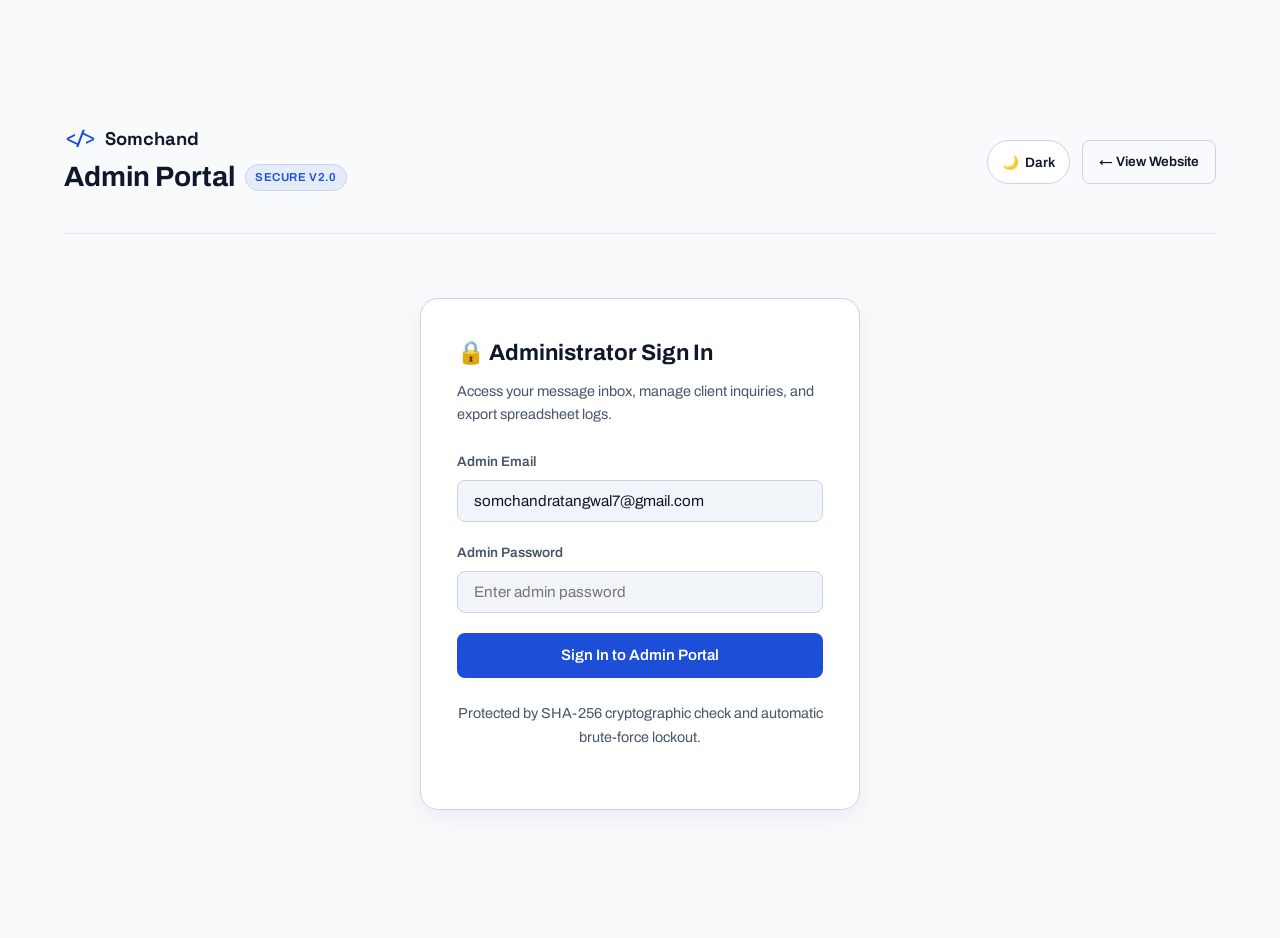
<file: admin.html>
<!DOCTYPE html>
<html lang="en" data-theme="dark">
<head>
  <meta charset="UTF-8">
  <meta name="viewport" content="width=device-width, initial-scale=1.0">
  <title>Admin Portal • Somchand Ratangwal</title>
  <meta name="robots" content="noindex, nofollow">
  <meta name="theme-color" content="#090d16">

  <!-- Google Fonts -->
  <link rel="preconnect" href="https://fonts.googleapis.com">
  <link rel="preconnect" href="https://fonts.gstatic.com" crossorigin>
  <link href="https://fonts.googleapis.com/css2?family=Archivo:wght@400;500;600;700&family=JetBrains+Mono:wght@400;500;600&family=Space+Grotesk:wght@500;600;700&display=swap" rel="stylesheet">

  <link rel="stylesheet" href="./style.css">

  <script>
    (function () {
      'use strict';
      try {
        var saved = localStorage.getItem('portfolio-theme');
        if (saved === 'light' || saved === 'dark') {
          document.documentElement.setAttribute('data-theme', saved);
        } else if (window.matchMedia && window.matchMedia('(prefers-color-scheme: light)').matches) {
          document.documentElement.setAttribute('data-theme', 'light');
        }
      } catch (e) {}
    })();
  </script>

  <style>
    .admin-container {
      max-width: 1200px;
      margin: 0 auto;
      padding: 2rem 1.5rem 4rem;
    }
    .admin-header {
      display: flex;
      justify-content: space-between;
      align-items: center;
      padding: 1.25rem 0 2rem;
      border-bottom: 1px solid var(--border-subtle);
      margin-bottom: 2rem;
      flex-wrap: wrap;
      gap: 1rem;
    }
    .admin-title-group h1 {
      font-size: 1.75rem;
      font-weight: 700;
      display: flex;
      align-items: center;
      gap: 0.6rem;
      margin: 0;
    }
    .admin-badge {
      font-size: 0.72rem;
      font-weight: 600;
      padding: 0.2rem 0.6rem;
      background: var(--accent-tint);
      color: var(--accent-primary);
      border-radius: 999px;
      border: 1px solid var(--border-strong);
      letter-spacing: 0.05em;
      text-transform: uppercase;
    }
    .admin-actions {
      display: flex;
      align-items: center;
      gap: 0.75rem;
    }

    /* Auth Box */
    .auth-card-wrap {
      max-width: 440px;
      margin: 4rem auto;
    }
    .auth-card {
      background: var(--bg-surface);
      border: 1px solid var(--border-strong);
      border-radius: var(--radius-lg);
      padding: 2.25rem;
      box-shadow: var(--shadow-card);
    }
    .auth-card h2 {
      font-size: 1.4rem;
      margin: 0 0 0.5rem;
      color: var(--text-primary);
    }
    .auth-card p {
      color: var(--text-secondary);
      font-size: 0.9rem;
      margin-bottom: 1.5rem;
    }
    .auth-form .form-group {
      margin-bottom: 1.25rem;
    }
    .auth-form label {
      display: block;
      font-size: 0.85rem;
      font-weight: 600;
      margin-bottom: 0.4rem;
      color: var(--text-secondary);
    }
    .auth-form input {
      width: 100%;
      padding: 0.75rem 1rem;
      background: var(--bg-alt);
      border: 1px solid var(--border-strong);
      border-radius: var(--radius-sm);
      color: var(--text-primary);
      font-family: inherit;
      font-size: 0.95rem;
      transition: var(--transition);
    }
    .auth-form input:focus {
      outline: none;
      border-color: var(--accent-primary);
      box-shadow: 0 0 0 3px var(--accent-tint);
    }
    .btn-block {
      width: 100%;
      justify-content: center;
      padding: 0.85rem 1rem;
      font-weight: 600;
    }
    .auth-error {
      background: var(--danger-tint);
      color: var(--danger);
      border: 1px solid var(--danger);
      padding: 0.75rem 1rem;
      border-radius: var(--radius-sm);
      font-size: 0.85rem;
      margin-top: 1rem;
    }
    .auth-footer-note {
      text-align: center;
      font-size: 0.8rem;
      color: var(--text-muted);
      margin-top: 1.5rem;
    }

    /* Dashboard Layout */
    .dashboard-panel {
      display: none;
    }
    .dashboard-panel.active {
      display: block;
    }

    /* Metric Cards */
    .metrics-grid {
      display: grid;
      grid-template-columns: repeat(auto-fit, minmax(220px, 1fr));
      gap: 1.25rem;
      margin-bottom: 2rem;
    }
    .metric-card {
      background: var(--bg-surface);
      border: 1px solid var(--border-subtle);
      border-radius: var(--radius-md);
      padding: 1.25rem 1.5rem;
      position: relative;
      overflow: hidden;
      transition: var(--transition);
    }
    .metric-card:hover {
      border-color: var(--border-strong);
      transform: translateY(-2px);
    }
    .metric-label {
      font-size: 0.82rem;
      color: var(--text-muted);
      font-weight: 600;
      text-transform: uppercase;
      letter-spacing: 0.04em;
      margin-bottom: 0.5rem;
    }
    .metric-value {
      font-size: 2.2rem;
      font-weight: 700;
      color: var(--text-primary);
      font-family: var(--font-heading);
      line-height: 1;
    }
    .metric-sub {
      font-size: 0.78rem;
      color: var(--text-secondary);
      margin-top: 0.4rem;
    }

    /* Controls Bar */
    .controls-bar {
      display: flex;
      justify-content: space-between;
      align-items: center;
      background: var(--bg-surface);
      border: 1px solid var(--border-subtle);
      border-radius: var(--radius-md);
      padding: 1rem 1.25rem;
      margin-bottom: 1.5rem;
      flex-wrap: wrap;
      gap: 1rem;
    }
    .controls-left {
      display: flex;
      align-items: center;
      gap: 0.75rem;
      flex: 1;
      min-width: 280px;
    }
    .search-input {
      padding: 0.6rem 0.9rem;
      background: var(--bg-alt);
      border: 1px solid var(--border-strong);
      border-radius: var(--radius-sm);
      color: var(--text-primary);
      font-size: 0.88rem;
      flex: 1;
    }
    .filter-select {
      padding: 0.6rem 0.9rem;
      background: var(--bg-alt);
      border: 1px solid var(--border-strong);
      border-radius: var(--radius-sm);
      color: var(--text-primary);
      font-size: 0.88rem;
    }
    .controls-right {
      display: flex;
      align-items: center;
      gap: 0.6rem;
      flex-wrap: wrap;
    }

    /* Table */
    .table-responsive {
      background: var(--bg-surface);
      border: 1px solid var(--border-subtle);
      border-radius: var(--radius-md);
      overflow-x: auto;
      box-shadow: var(--shadow-card);
    }
    .messages-table {
      width: 100%;
      border-collapse: collapse;
      text-align: left;
      font-size: 0.9rem;
    }
    .messages-table th {
      background: var(--bg-alt);
      color: var(--text-secondary);
      font-weight: 600;
      padding: 0.9rem 1.25rem;
      border-bottom: 1px solid var(--border-subtle);
      font-size: 0.8rem;
      text-transform: uppercase;
      letter-spacing: 0.04em;
      white-space: nowrap;
    }
    .messages-table td {
      padding: 1rem 1.25rem;
      border-bottom: 1px solid var(--border-subtle);
      color: var(--text-primary);
      vertical-align: middle;
    }
    .messages-table tr:last-child td {
      border-bottom: none;
    }
    .messages-table tr:hover {
      background: var(--bg-alt);
    }
    .messages-table tr.unread-row {
      background: rgba(56, 189, 248, 0.04);
      font-weight: 500;
    }
    .status-badge {
      display: inline-flex;
      align-items: center;
      gap: 0.35rem;
      padding: 0.2rem 0.6rem;
      border-radius: 999px;
      font-size: 0.75rem;
      font-weight: 600;
    }
    .status-unread {
      background: rgba(248, 113, 113, 0.15);
      color: var(--danger);
      border: 1px solid rgba(248, 113, 113, 0.3);
    }
    .status-read {
      background: rgba(148, 163, 184, 0.15);
      color: var(--text-secondary);
      border: 1px solid var(--border-strong);
    }
    .status-replied {
      background: rgba(52, 211, 153, 0.15);
      color: var(--accent-secondary);
      border: 1px solid rgba(52, 211, 153, 0.3);
    }
    .msg-preview {
      max-width: 340px;
      white-space: nowrap;
      overflow: hidden;
      text-overflow: ellipsis;
      color: var(--text-secondary);
      cursor: pointer;
    }
    .msg-preview:hover {
      color: var(--accent-primary);
    }
    .table-actions {
      display: flex;
      gap: 0.4rem;
      white-space: nowrap;
    }
    .action-icon-btn {
      padding: 0.4rem 0.65rem;
      font-size: 0.8rem;
      border-radius: var(--radius-sm);
      border: 1px solid var(--border-strong);
      background: var(--bg-elevated);
      color: var(--text-primary);
      cursor: pointer;
      text-decoration: none;
      display: inline-flex;
      align-items: center;
      gap: 0.3rem;
      transition: var(--transition);
    }
    .action-icon-btn:hover {
      background: var(--accent-tint);
      border-color: var(--accent-primary);
      color: var(--accent-primary);
    }
    .empty-state {
      text-align: center;
      padding: 3.5rem 1.5rem;
      color: var(--text-secondary);
    }
    .empty-state svg {
      width: 48px;
      height: 48px;
      margin-bottom: 1rem;
      color: var(--text-muted);
    }

    /* Modal for View Message */
    .view-modal {
      position: fixed;
      inset: 0;
      background: rgba(4, 8, 16, 0.75);
      backdrop-filter: blur(4px);
      display: flex;
      align-items: center;
      justify-content: center;
      padding: 1.5rem;
      z-index: 9999;
    }
    .view-modal-content {
      background: var(--bg-surface);
      border: 1px solid var(--border-strong);
      border-radius: var(--radius-lg);
      max-width: 580px;
      width: 100%;
      padding: 2rem;
      box-shadow: var(--shadow-hover);
    }
    .view-modal-header {
      display: flex;
      justify-content: space-between;
      align-items: flex-start;
      margin-bottom: 1.25rem;
      padding-bottom: 1rem;
      border-bottom: 1px solid var(--border-subtle);
    }
    .view-modal-body {
      background: var(--bg-alt);
      border: 1px solid var(--border-subtle);
      border-radius: var(--radius-sm);
      padding: 1.25rem;
      margin: 1.25rem 0;
      color: var(--text-primary);
      line-height: 1.6;
      white-space: pre-wrap;
      font-size: 0.95rem;
    }
    .view-modal-meta {
      font-size: 0.85rem;
      color: var(--text-secondary);
      display: grid;
      grid-template-columns: auto 1fr;
      gap: 0.4rem 1rem;
    }

    /* Info Banner */
    .info-box {
      margin-top: 2rem;
      background: var(--bg-surface);
      border: 1px solid var(--border-strong);
      border-radius: var(--radius-md);
      padding: 1.25rem 1.5rem;
      display: flex;
      gap: 1rem;
      align-items: flex-start;
    }
    .info-box svg {
      flex-shrink: 0;
      color: var(--accent-primary);
      margin-top: 0.2rem;
    }
    .info-box h4 {
      margin: 0 0 0.3rem;
      color: var(--text-primary);
      font-size: 0.95rem;
    }
    .info-box p {
      margin: 0;
      color: var(--text-secondary);
      font-size: 0.85rem;
      line-height: 1.5;
    }
  </style>
</head>
<body>
  <div class="admin-container">
    <!-- Top Header -->
    <header class="admin-header">
      <div class="admin-title-group">
        <a href="./index.html" class="brand" style="text-decoration:none;">
          <span class="brand-code">&lt;/&gt;</span>
          <span class="brand-name">Somchand</span>
        </a>
        <h1>Admin Portal <span class="admin-badge">Secure v2.0</span></h1>
      </div>

      <div class="admin-actions">
        <button class="theme-toggle" id="theme-toggle" aria-label="Toggle theme">
          <span class="toggle-icon" id="theme-icon">☀️</span>
          <span class="toggle-text" id="theme-text">Light</span>
        </button>
        <a href="./index.html" class="btn btn-secondary" style="font-size:0.85rem; padding:0.55rem 1rem;">
          &larr; View Website
        </a>
        <button id="logout-btn" class="btn btn-secondary" style="display:none; font-size:0.85rem; padding:0.55rem 1rem; color:var(--danger); border-color:rgba(248,113,113,0.3);">
          Log Out
        </button>
      </div>
    </header>

    <!-- SECTION 1: AUTHENTICATION FORM (Shown when logged out) -->
    <section id="auth-section" class="auth-card-wrap">
      <div class="auth-card">
        <h2>🔒 Administrator Sign In</h2>
        <p>Access your message inbox, manage client inquiries, and export spreadsheet logs.</p>

        <form id="admin-login-form" class="auth-form" novalidate>
          <div class="form-group">
            <label for="admin-email">Admin Email</label>
            <input
              type="email"
              id="admin-email"
              placeholder="somchandratangwal7@gmail.com"
              value="somchandratangwal7@gmail.com"
              required
              autocomplete="username"
            >
          </div>

          <div class="form-group">
            <label for="admin-password">Admin Password</label>
            <input
              type="password"
              id="admin-password"
              placeholder="Enter admin password"
              required
              autocomplete="current-password"
            >
          </div>

          <button type="submit" id="login-submit-btn" class="btn btn-primary btn-block">
            Sign In to Admin Portal
          </button>

          <div id="auth-error-box" class="auth-error" style="display:none;" role="alert"></div>
        </form>

        <p class="auth-footer-note">
          Protected by SHA-256 cryptographic check and automatic brute-force lockout.
        </p>
      </div>
    </section>

    <!-- SECTION 2: ADMIN DASHBOARD (Shown when authenticated) -->
    <main id="dashboard-section" class="dashboard-panel">
      <!-- Metrics Overview -->
      <div class="metrics-grid">
        <div class="metric-card">
          <div class="metric-label">Total Inquiries</div>
          <div class="metric-value" id="stat-total">0</div>
          <div class="metric-sub">Recorded across all sessions</div>
        </div>
        <div class="metric-card">
          <div class="metric-label">Unread Messages</div>
          <div class="metric-value" id="stat-unread" style="color:var(--danger);">0</div>
          <div class="metric-sub">Pending review</div>
        </div>
        <div class="metric-card">
          <div class="metric-label">Today's Inquiries</div>
          <div class="metric-value" id="stat-today" style="color:var(--accent-primary);">0</div>
          <div class="metric-sub">Received in the last 24h</div>
        </div>
        <div class="metric-card">
          <div class="metric-label">Unique Senders</div>
          <div class="metric-value" id="stat-senders" style="color:var(--accent-secondary);">0</div>
          <div class="metric-sub">Distinct client email addresses</div>
        </div>
      </div>

      <!-- Controls & Search Toolbar -->
      <div class="controls-bar">
        <div class="controls-left">
          <input
            type="search"
            id="search-input"
            class="search-input"
            placeholder="🔍 Search by name, email, or message keyword..."
          >
          <select id="filter-status" class="filter-select">
            <option value="all">All Inquiries</option>
            <option value="unread">Unread Only</option>
            <option value="read">Read Only</option>
            <option value="replied">Replied Only</option>
          </select>
        </div>

        <div class="controls-right">
          <button id="export-excel-btn" class="btn btn-primary" style="font-size:0.85rem; padding:0.6rem 1rem;">
            📥 Download Excel (.csv)
          </button>
          <button id="add-test-btn" class="btn btn-secondary" style="font-size:0.85rem; padding:0.6rem 0.9rem;" title="Simulate a sample contact message">
            ➕ Add Test Inquiry
          </button>
          <button id="clear-all-btn" class="btn btn-secondary" style="font-size:0.85rem; padding:0.6rem 0.9rem; color:var(--text-muted);" title="Clear recorded messages">
            🗑️ Clear
          </button>
        </div>
      </div>

      <!-- Messages Table -->
      <div class="table-responsive">
        <table class="messages-table" id="messages-table">
          <thead>
            <tr>
              <th>Date / Time</th>
              <th>Sender</th>
              <th>Email Address</th>
              <th>Message Preview</th>
              <th>Status</th>
              <th style="text-align:right;">Actions</th>
            </tr>
          </thead>
          <tbody id="messages-tbody">
            <!-- Dynamically populated -->
          </tbody>
        </table>

        <div id="empty-state" class="empty-state" style="display:none;">
          <svg viewBox="0 0 24 24" fill="none" stroke="currentColor" stroke-width="2">
            <path stroke-linecap="round" stroke-linejoin="round" d="M20 13V6a2 2 0 00-2-2H6a2 2 0 00-2 2v7m16 0v5a2 2 0 01-2 2H6a2 2 0 01-2-2v-5m16 0h-2.586a1 1 0 00-.707.293l-2.414 2.414a1 1 0 01-.707.293h-3.172a1 1 0 01-.707-.293l-2.414-2.414A1 1 0 006.586 13H4"/>
          </svg>
          <p>No contact inquiries found matching your filter.</p>
        </div>
      </div>

      <!-- Live Messaging & Gmail Delivery Info Box -->
      <div class="info-box">
        <svg width="24" height="24" viewBox="0 0 24 24" fill="none" stroke="currentColor" stroke-width="2">
          <circle cx="12" cy="12" r="10"></circle>
          <line x1="12" y1="16" x2="12" y2="12"></line>
          <line x1="12" y1="8" x2="12.01" y2="8"></line>
        </svg>
        <div>
          <h4>How Inquiries Are Delivered Directly to You</h4>
          <p>
            When a visitor fills out the contact form on your portfolio (whether on GitHub Pages, Vercel, or local), their message is automatically delivered straight to your Gmail (<strong>somchandratangwal7@gmail.com</strong>) via automated email notification, AND saved right here in your Admin Portal. You can download the full spreadsheet (.csv / .xlsx compatible) at any time.
          </p>
        </div>
      </div>
    </main>
  </div>

  <!-- View Message Lightbox Modal -->
  <div id="view-modal" class="view-modal" style="display:none;">
    <div class="view-modal-content">
      <div class="view-modal-header">
        <div>
          <h3 style="margin:0 0 0.3rem;" id="modal-sender-name">Message Details</h3>
          <span id="modal-status-badge" class="status-badge status-unread">Unread</span>
        </div>
        <button id="close-modal-btn" class="btn btn-secondary" style="padding:0.3rem 0.6rem; font-size:1.1rem; line-height:1;">&times;</button>
      </div>

      <div class="view-modal-meta">
        <strong>Sender:</strong> <span id="modal-sender-fullname"></span>
        <strong>Email:</strong> <span id="modal-sender-email"></span>
        <strong>Timestamp:</strong> <span id="modal-timestamp"></span>
      </div>

      <div class="view-modal-body" id="modal-message-body"></div>

      <div style="display:flex; justify-content:space-between; align-items:center; flex-wrap:wrap; gap:0.75rem;">
        <button id="modal-toggle-status-btn" class="btn btn-secondary" style="font-size:0.85rem;">
          Toggle Read Status
        </button>
        <a id="modal-reply-btn" href="#" class="btn btn-primary" style="font-size:0.85rem;">
          ✉️ Reply via Gmail
        </a>
      </div>
    </div>
  </div>

  <script>
    (function () {
      'use strict';

      /* ------------------------------------------------------------------------
         Admin Credentials Configuration (SHA-256 Hashed Check)
         ------------------------------------------------------------------------ */
      const ADMIN_EMAIL = 'somchandratangwal7@gmail.com';
      // SHA-256 hash of "26112009@som7"
      const ADMIN_PASSWORD_HASH = '9764f6ffebc882218b0b96f227db2327c739687026010c6769affecf2823c8ba';

      const STORAGE_KEY = 'portfolio_contact_messages';
      const AUTH_SESSION_KEY = 'portfolio_admin_auth_active';
      const LOCKOUT_KEY = 'portfolio_admin_lockout';

      let currentMessages = [];
      let activeModalMessageId = null;

      /* ------------------------------------------------------------------------
         Crypto Helper: Compute SHA-256 in browser Web Crypto API
         ------------------------------------------------------------------------ */
      async function sha256(str) {
        const encoder = new TextEncoder();
        const data = encoder.encode(str);
        const hashBuffer = await crypto.subtle.digest('SHA-256', data);
        const hashArray = Array.from(new Uint8Array(hashBuffer));
        return hashArray.map(b => b.toString(16).padStart(2, '0')).join('');
      }

      /* ------------------------------------------------------------------------
         Brute-force Lockout Guard (5 failures -> 15 min lock)
         ------------------------------------------------------------------------ */
      function getLockoutState() {
        try {
          const raw = localStorage.getItem(LOCKOUT_KEY);
          if (!raw) return { failures: 0, lockedUntil: 0 };
          return JSON.parse(raw);
        } catch (e) {
          return { failures: 0, lockedUntil: 0 };
        }
      }

      function recordFailedAttempt() {
        const state = getLockoutState();
        state.failures = (state.failures || 0) + 1;
        if (state.failures >= 5) {
          state.lockedUntil = Date.now() + 15 * 60 * 1000; // 15 mins
        }
        localStorage.setItem(LOCKOUT_KEY, JSON.stringify(state));
        return state;
      }

      function clearLockout() {
        localStorage.removeItem(LOCKOUT_KEY);
      }

      /* ------------------------------------------------------------------------
         UI Auth View Switcher
         ------------------------------------------------------------------------ */
      const authSection = document.getElementById('auth-section');
      const dashboardSection = document.getElementById('dashboard-section');
      const logoutBtn = document.getElementById('logout-btn');
      const loginForm = document.getElementById('admin-login-form');
      const emailInput = document.getElementById('admin-email');
      const passwordInput = document.getElementById('admin-password');
      const authErrorBox = document.getElementById('auth-error-box');

      function setAuthenticatedView(isAuth) {
        if (isAuth) {
          authSection.style.display = 'none';
          dashboardSection.classList.add('active');
          logoutBtn.style.display = 'inline-flex';
          loadMessages();
          renderDashboard();
        } else {
          authSection.style.display = 'block';
          dashboardSection.classList.remove('active');
          logoutBtn.style.display = 'none';
        }
      }

      function checkSession() {
        const sessionActive = sessionStorage.getItem(AUTH_SESSION_KEY) === 'true';
        setAuthenticatedView(sessionActive);
      }

      loginForm.addEventListener('submit', async function (e) {
        e.preventDefault();
        authErrorBox.style.display = 'none';

        const lockout = getLockoutState();
        if (lockout.lockedUntil && Date.now() < lockout.lockedUntil) {
          const remainingMins = Math.ceil((lockout.lockedUntil - Date.now()) / 60000);
          authErrorBox.textContent = `Too many failed login attempts. Portal locked for security. Please try again in ${remainingMins} minute(s).`;
          authErrorBox.style.display = 'block';
          return;
        }

        const enteredEmail = emailInput.value.trim().toLowerCase();
        const enteredPassword = passwordInput.value;

        if (!enteredEmail || !enteredPassword) {
          authErrorBox.textContent = 'Please enter both your admin email and password.';
          authErrorBox.style.display = 'block';
          return;
        }

        const enteredHash = await sha256(enteredPassword);

        // Constant-time or direct hash verification
        if (enteredEmail === ADMIN_EMAIL && enteredHash === ADMIN_PASSWORD_HASH) {
          clearLockout();
          sessionStorage.setItem(AUTH_SESSION_KEY, 'true');
          setAuthenticatedView(true);
          loginForm.reset();
        } else {
          const updatedLock = recordFailedAttempt();
          const attemptsLeft = Math.max(0, 5 - updatedLock.failures);
          if (attemptsLeft === 0) {
            authErrorBox.textContent = 'Account locked for 15 minutes due to 5 consecutive failed attempts.';
          } else {
            authErrorBox.textContent = `Invalid email or password. (${attemptsLeft} attempt(s) remaining before security lockout)`;
          }
          authErrorBox.style.display = 'block';
        }
      });

      logoutBtn.addEventListener('click', function () {
        sessionStorage.removeItem(AUTH_SESSION_KEY);
        setAuthenticatedView(false);
      });

      /* ------------------------------------------------------------------------
         Storage & Messages Management
         ------------------------------------------------------------------------ */
      function loadMessages() {
        try {
          const raw = localStorage.getItem(STORAGE_KEY);
          if (raw) {
            currentMessages = JSON.parse(raw);
          } else {
            // Seed a welcome sample message if brand new
            currentMessages = [
              {
                id: 'msg_sample_1',
                timestamp: new Date(Date.now() - 3600000 * 2).toISOString(),
                name: 'Suhas Kulkarni',
                email: 'suhas.k@techinnovate.io',
                message: 'Hi Somchand, loved your portfolio and your work on AI automation pipelines and OWASP security audits. Would love to discuss a 3-month security audit retainer for our startup in Mumbai.',
                status: 'unread'
              }
            ];
            saveMessages();
          }
        } catch (e) {
          currentMessages = [];
        }
      }

      function saveMessages() {
        try {
          localStorage.setItem(STORAGE_KEY, JSON.stringify(currentMessages));
        } catch (e) {}
      }

      function escapeHtml(str) {
        if (!str) return '';
        return String(str)
          .replace(/&/g, '&amp;')
          .replace(/</g, '&lt;')
          .replace(/>/g, '&gt;')
          .replace(/"/g, '&quot;')
          .replace(/'/g, '&#039;');
      }

      function formatDate(isoStr) {
        try {
          const d = new Date(isoStr);
          return d.toLocaleDateString('en-IN', {
            day: 'numeric',
            month: 'short',
            year: 'numeric',
            hour: '2-digit',
            minute: '2-digit'
          });
        } catch (e) {
          return isoStr;
        }
      }

      /* ------------------------------------------------------------------------
         Dashboard Render
         ------------------------------------------------------------------------ */
      const statTotal = document.getElementById('stat-total');
      const statUnread = document.getElementById('stat-unread');
      const statToday = document.getElementById('stat-today');
      const statSenders = document.getElementById('stat-senders');
      const messagesTbody = document.getElementById('messages-tbody');
      const emptyState = document.getElementById('empty-state');
      const searchInput = document.getElementById('search-input');
      const filterStatus = document.getElementById('filter-status');

      function renderDashboard() {
        // Compute stats
        const total = currentMessages.length;
        const unread = currentMessages.filter(m => m.status === 'unread').length;
        const oneDayAgo = Date.now() - 24 * 60 * 60 * 1000;
        const today = currentMessages.filter(m => new Date(m.timestamp).getTime() > oneDayAgo).length;
        const uniqueSenders = new Set(currentMessages.map(m => (m.email || '').toLowerCase())).size;

        statTotal.textContent = total;
        statUnread.textContent = unread;
        statToday.textContent = today;
        statSenders.textContent = uniqueSenders;

        // Filter messages
        const query = searchInput.value.trim().toLowerCase();
        const statusFilter = filterStatus.value;

        const filtered = currentMessages.filter(m => {
          if (statusFilter !== 'all' && m.status !== statusFilter) return false;
          if (query) {
            const haystack = `${m.name} ${m.email} ${m.message}`.toLowerCase();
            return haystack.includes(query);
          }
          return true;
        });

        messagesTbody.innerHTML = '';
        if (filtered.length === 0) {
          emptyState.style.display = 'block';
          return;
        }
        emptyState.style.display = 'none';

        filtered.forEach(msg => {
          const tr = document.createElement('tr');
          if (msg.status === 'unread') tr.classList.add('unread-row');

          const statusClass = msg.status === 'unread' ? 'status-unread' : (msg.status === 'replied' ? 'status-replied' : 'status-read');
          const statusLabel = msg.status ? (msg.status.charAt(0).toUpperCase() + msg.status.slice(1)) : 'Read';

          tr.innerHTML = `
            <td style="white-space:nowrap; font-size:0.84rem; color:var(--text-secondary);">
              ${escapeHtml(formatDate(msg.timestamp))}
            </td>
            <td>
              <strong style="color:var(--text-primary);">${escapeHtml(msg.name)}</strong>
            </td>
            <td>
              <a href="mailto:${encodeURIComponent(msg.email)}" style="color:var(--accent-primary); text-decoration:none;">
                ${escapeHtml(msg.email)}
              </a>
            </td>
            <td>
              <div class="msg-preview" data-id="${msg.id}" title="Click to view full message">
                ${escapeHtml(msg.message)}
              </div>
            </td>
            <td>
              <span class="status-badge ${statusClass}">
                ${statusLabel}
              </span>
            </td>
            <td style="text-align:right;">
              <div class="table-actions" style="justify-content:flex-end;">
                <button class="action-icon-btn view-btn" data-id="${msg.id}" title="View Message">
                  👁️ View
                </button>
                <a href="mailto:${encodeURIComponent(msg.email)}?subject=${encodeURIComponent('Re: Portfolio Inquiry')}&body=${encodeURIComponent('\n\n---\nOn ' + formatDate(msg.timestamp) + ', ' + msg.name + ' wrote:\n' + msg.message)}" class="action-icon-btn reply-btn" data-id="${msg.id}" title="Reply via Email" target="_blank" rel="noopener noreferrer">
                  ✉️ Reply
                </a>
                <button class="action-icon-btn delete-btn" data-id="${msg.id}" title="Delete Message" style="color:var(--danger);">
                  🗑️
                </button>
              </div>
            </td>
          `;

          // Event Listeners for row actions
          tr.querySelector('.msg-preview').addEventListener('click', () => openMessageModal(msg.id));
          tr.querySelector('.view-btn').addEventListener('click', () => openMessageModal(msg.id));
          tr.querySelector('.reply-btn').addEventListener('click', () => {
            msg.status = 'replied';
            saveMessages();
            renderDashboard();
          });
          tr.querySelector('.delete-btn').addEventListener('click', () => {
            if (confirm(`Delete inquiry from ${msg.name}?`)) {
              currentMessages = currentMessages.filter(m => m.id !== msg.id);
              saveMessages();
              renderDashboard();
            }
          });

          messagesTbody.appendChild(tr);
        });
      }

      searchInput.addEventListener('input', renderDashboard);
      filterStatus.addEventListener('change', renderDashboard);

      /* ------------------------------------------------------------------------
         View Modal Logic
         ------------------------------------------------------------------------ */
      const viewModal = document.getElementById('view-modal');
      const closeModalBtn = document.getElementById('close-modal-btn');
      const modalSenderName = document.getElementById('modal-sender-name');
      const modalSenderFullname = document.getElementById('modal-sender-fullname');
      const modalSenderEmail = document.getElementById('modal-sender-email');
      const modalTimestamp = document.getElementById('modal-timestamp');
      const modalMessageBody = document.getElementById('modal-message-body');
      const modalStatusBadge = document.getElementById('modal-status-badge');
      const modalToggleStatusBtn = document.getElementById('modal-toggle-status-btn');
      const modalReplyBtn = document.getElementById('modal-reply-btn');

      function openMessageModal(id) {
        const msg = currentMessages.find(m => m.id === id);
        if (!msg) return;
        activeModalMessageId = id;

        // Auto mark as read on view
        if (msg.status === 'unread') {
          msg.status = 'read';
          saveMessages();
        }

        modalSenderName.textContent = msg.name;
        modalSenderFullname.textContent = msg.name;
        modalSenderEmail.textContent = msg.email;
        modalTimestamp.textContent = formatDate(msg.timestamp);
        modalMessageBody.textContent = msg.message;

        const statusClass = msg.status === 'unread' ? 'status-unread' : (msg.status === 'replied' ? 'status-replied' : 'status-read');
        modalStatusBadge.className = `status-badge ${statusClass}`;
        modalStatusBadge.textContent = msg.status.toUpperCase();

        modalReplyBtn.href = `mailto:${encodeURIComponent(msg.email)}?subject=${encodeURIComponent('Re: Portfolio Inquiry')}&body=${encodeURIComponent('\n\n---\nOn ' + formatDate(msg.timestamp) + ', ' + msg.name + ' wrote:\n' + msg.message)}`;

        viewModal.style.display = 'flex';
        renderDashboard();
      }

      closeModalBtn.addEventListener('click', () => {
        viewModal.style.display = 'none';
        activeModalMessageId = null;
      });

      viewModal.addEventListener('click', (e) => {
        if (e.target === viewModal) {
          viewModal.style.display = 'none';
          activeModalMessageId = null;
        }
      });

      modalToggleStatusBtn.addEventListener('click', () => {
        if (!activeModalMessageId) return;
        const msg = currentMessages.find(m => m.id === activeModalMessageId);
        if (!msg) return;
        msg.status = msg.status === 'read' ? 'unread' : 'read';
        saveMessages();
        openMessageModal(msg.id);
      });

      /* ------------------------------------------------------------------------
         Export to Excel / CSV (.csv with UTF-8 BOM)
         ------------------------------------------------------------------------ */
      const exportBtn = document.getElementById('export-excel-btn');
      exportBtn.addEventListener('click', function () {
        if (currentMessages.length === 0) {
          alert('No inquiries recorded to export.');
          return;
        }

        // CSV Header
        const headers = ['Timestamp', 'Full Name', 'Email Address', 'Status', 'Message'];
        const csvRows = [headers.join(',')];

        currentMessages.forEach(m => {
          const cleanName = `"${(m.name || '').replace(/"/g, '""')}"`;
          const cleanEmail = `"${(m.email || '').replace(/"/g, '""')}"`;
          const cleanStatus = `"${(m.status || '').replace(/"/g, '""')}"`;
          const cleanMsg = `"${(m.message || '').replace(/"/g, '""').replace(/\r?\n/g, ' ')}"`;
          const cleanDate = `"${formatDate(m.timestamp).replace(/"/g, '""')}"`;
          csvRows.push([cleanDate, cleanName, cleanEmail, cleanStatus, cleanMsg].join(','));
        });

        const csvContent = '\uFEFF' + csvRows.join('\r\n');
        const blob = new Blob([csvContent], { type: 'text/csv;charset=utf-8;' });
        const url = URL.createObjectURL(blob);
        const link = document.createElement('a');
        link.setAttribute('href', url);
        link.setAttribute('download', `contact_messages_${new Date().toISOString().slice(0, 10)}.csv`);
        document.body.appendChild(link);
        link.click();
        document.body.removeChild(link);
        URL.revokeObjectURL(url);
      });

      /* ------------------------------------------------------------------------
         Simulate Test Message (For Verification)
         ------------------------------------------------------------------------ */
      const addTestBtn = document.getElementById('add-test-btn');
      addTestBtn.addEventListener('click', function () {
        const testNames = ['Aarav Sharma', 'Priya Mehta', 'Rohan Verma', 'Ananya Patel'];
        const testCompanies = ['FinScale India', 'Apex AI Labs', 'SecureFlow', 'CyberNova'];
        const randomName = testNames[Math.floor(Math.random() * testNames.length)];
        const randomCompany = testCompanies[Math.floor(Math.random() * testCompanies.length)];

        const testMsg = {
          id: 'msg_' + Date.now(),
          timestamp: new Date().toISOString(),
          name: randomName,
          email: `${randomName.toLowerCase().replace(' ', '.')}@${randomCompany.toLowerCase().replace(' ', '')}.com`,
          message: `Inquiry regarding AI automation retainers and application security vulnerability assessment for ${randomCompany}. Please get in touch!`,
          status: 'unread'
        };

        currentMessages.unshift(testMsg);
        saveMessages();
        renderDashboard();
      });

      /* ------------------------------------------------------------------------
         Clear All Messages
         ------------------------------------------------------------------------ */
      const clearAllBtn = document.getElementById('clear-all-btn');
      clearAllBtn.addEventListener('click', function () {
        if (confirm('Are you sure you want to clear all message logs? This cannot be undone.')) {
          currentMessages = [];
          saveMessages();
          renderDashboard();
        }
      });

      /* ------------------------------------------------------------------------
         Theme Switcher
         ------------------------------------------------------------------------ */
      const themeToggle = document.getElementById('theme-toggle');
      const themeIcon = document.getElementById('theme-icon');
      const themeText = document.getElementById('theme-text');

      function updateThemeUI(theme) {
        if (theme === 'light') {
          themeIcon.textContent = '🌙';
          themeText.textContent = 'Dark';
        } else {
          themeIcon.textContent = '☀️';
          themeText.textContent = 'Light';
        }
      }

      const initialTheme = document.documentElement.getAttribute('data-theme') || 'dark';
      updateThemeUI(initialTheme);

      themeToggle.addEventListener('click', function () {
        const current = document.documentElement.getAttribute('data-theme');
        const next = current === 'light' ? 'dark' : 'light';
        document.documentElement.setAttribute('data-theme', next);
        localStorage.setItem('portfolio-theme', next);
        updateThemeUI(next);
      });

      // Init on page load
      checkSession();
    })();
  </script>
</body>
</html>
</file>
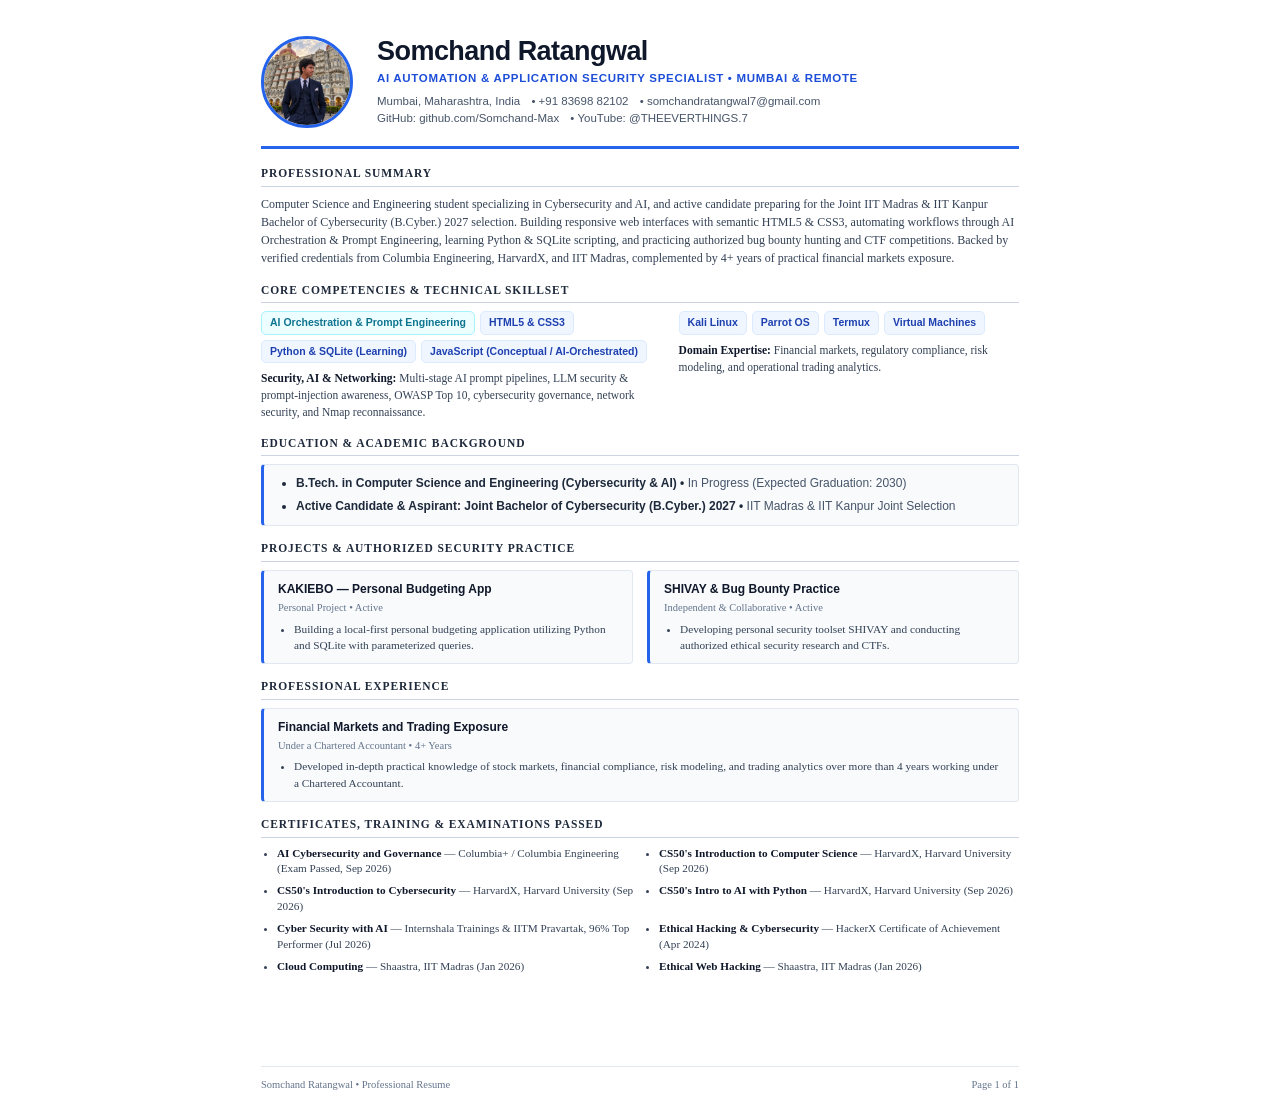
<file: resume.html>
<!DOCTYPE html>
<html lang="en">
<head>
  <meta charset="UTF-8">
  <meta name="viewport" content="width=device-width, initial-scale=1.0">
  <title>Somchand Ratangwal • Professional Resume</title>
  <link rel="stylesheet" href="./resume.css">
</head>
<body>
  <main class="resume-page">
    <div>
      <header class="resume-header">
        <img src="./assets/images/profile.png" alt="Somchand Ratangwal" class="header-avatar">
        <div class="header-info">
          <h1>Somchand Ratangwal</h1>
          <div class="header-role">AI Automation &amp; Application Security Specialist &bull; Mumbai &amp; Remote</div>
          <div class="header-contact">
            <span>Mumbai, Maharashtra, India</span> &bull;
            <span>+91 83698 82102</span> &bull;
            <span>somchandratangwal7@gmail.com</span><br>
            <span>GitHub: github.com/Somchand-Max</span> &bull;
            <span>YouTube: @THEEVERTHINGS.7</span>
          </div>
        </div>
      </header>

      <section class="resume-section">
        <h2 class="section-heading">Professional Summary</h2>
        <p class="summary-text">
          Computer Science and Engineering student specializing in Cybersecurity and AI, and active candidate
          preparing for the Joint IIT Madras &amp; IIT Kanpur Bachelor of Cybersecurity (B.Cyber.) 2027 selection.
          Building responsive web interfaces with semantic HTML5 &amp; CSS3, automating workflows through
          AI Orchestration &amp; Prompt Engineering, learning Python &amp; SQLite scripting, and practicing
          authorized bug bounty hunting and CTF competitions. Backed by verified credentials from Columbia Engineering,
          HarvardX, and IIT Madras, complemented by 4+ years of practical financial markets exposure.
        </p>
      </section>

      <section class="resume-section">
        <h2 class="section-heading">Core Competencies &amp; Technical Skillset</h2>
        <div class="skills-columns">
          <div>
            <div class="chip-row">
              <span class="chip highlight">AI Orchestration &amp; Prompt Engineering</span>
              <span class="chip">HTML5 &amp; CSS3</span>
              <span class="chip">Python &amp; SQLite (Learning)</span>
              <span class="chip">JavaScript (Conceptual / AI-Orchestrated)</span>
            </div>
            <p class="skill-note">
              <strong>Security, AI &amp; Networking:</strong> Multi-stage AI prompt pipelines, LLM security &amp;
              prompt-injection awareness, OWASP Top 10, cybersecurity governance, network security, and Nmap reconnaissance.
            </p>
          </div>
          <div>
            <div class="chip-row">
              <span class="chip">Kali Linux</span>
              <span class="chip">Parrot OS</span>
              <span class="chip">Termux</span>
              <span class="chip">Virtual Machines</span>
            </div>
            <p class="skill-note">
              <strong>Domain Expertise:</strong> Financial markets, regulatory compliance, risk modeling,
              and operational trading analytics.
            </p>
          </div>
        </div>
      </section>

      <section class="resume-section">
        <h2 class="section-heading">Education &amp; Academic Background</h2>
        <div class="boxed-card">
          <ul class="edu-list">
            <li>B.Tech. in Computer Science and Engineering (Cybersecurity &amp; AI) &bull; <span>In Progress (Expected Graduation: 2030)</span></li>
            <li>Active Candidate &amp; Aspirant: Joint Bachelor of Cybersecurity (B.Cyber.) 2027 &bull; <span>IIT Madras &amp; IIT Kanpur Joint Selection</span></li>
          </ul>
        </div>
      </section>

      <section class="resume-section">
        <h2 class="section-heading">Projects &amp; Authorized Security Practice</h2>
        <div class="two-col-cards">
          <div class="boxed-card">
            <div class="card-title">KAKIEBO &mdash; Personal Budgeting App</div>
            <div class="card-sub">Personal Project &bull; Active</div>
            <ul class="card-bullets">
              <li>Building a local-first personal budgeting application utilizing Python and SQLite with parameterized queries.</li>
            </ul>
          </div>
          <div class="boxed-card">
            <div class="card-title">SHIVAY &amp; Bug Bounty Practice</div>
            <div class="card-sub">Independent &amp; Collaborative &bull; Active</div>
            <ul class="card-bullets">
              <li>Developing personal security toolset SHIVAY and conducting authorized ethical security research and CTFs.</li>
            </ul>
          </div>
        </div>
      </section>

      <section class="resume-section">
        <h2 class="section-heading">Professional Experience</h2>
        <div class="boxed-card">
          <div class="card-title">Financial Markets and Trading Exposure</div>
          <div class="card-sub">Under a Chartered Accountant &bull; 4+ Years</div>
          <ul class="card-bullets">
            <li>Developed in-depth practical knowledge of stock markets, financial compliance, risk modeling, and trading analytics over more than 4 years working under a Chartered Accountant.</li>
          </ul>
        </div>
      </section>

      <section class="resume-section">
        <h2 class="section-heading">Certificates, Training &amp; Examinations Passed</h2>
        <ul class="certs-grid">
          <li><strong>AI Cybersecurity and Governance</strong> &mdash; Columbia+ / Columbia Engineering (Exam Passed, Sep 2026)</li>
          <li><strong>CS50&apos;s Introduction to Computer Science</strong> &mdash; HarvardX, Harvard University (Sep 2026)</li>
          <li><strong>CS50&apos;s Introduction to Cybersecurity</strong> &mdash; HarvardX, Harvard University (Sep 2026)</li>
          <li><strong>CS50&apos;s Intro to AI with Python</strong> &mdash; HarvardX, Harvard University (Sep 2026)</li>
          <li><strong>Cyber Security with AI</strong> &mdash; Internshala Trainings &amp; IITM Pravartak, 96% Top Performer (Jul 2026)</li>
          <li><strong>Ethical Hacking &amp; Cybersecurity</strong> &mdash; HackerX Certificate of Achievement (Apr 2024)</li>
          <li><strong>Cloud Computing</strong> &mdash; Shaastra, IIT Madras (Jan 2026)</li>
          <li><strong>Ethical Web Hacking</strong> &mdash; Shaastra, IIT Madras (Jan 2026)</li>
        </ul>
      </section>
    </div>

    <footer class="resume-footer">
      <span>Somchand Ratangwal &bull; Professional Resume</span>
      <span>Page 1 of 1</span>
    </footer>
  </main>
</body>
</html>
</file>
<file: style.css>
/* ==========================================================================
   Somchand Ratangwal — Personal Portfolio Stylesheet
   Supports Dark Mode & Light Mode via CSS Custom Properties
   ========================================================================== */

:root {
  --font-heading: 'Space Grotesk', system-ui, -apple-system, sans-serif;
  --font-body: 'Archivo', system-ui, -apple-system, sans-serif;
  --font-mono: 'JetBrains Mono', ui-monospace, SFMono-Regular, Menlo, monospace;

  --header-height: 72px;
  --radius-sm: 8px;
  --radius-md: 12px;
  --radius-lg: 18px;
  --radius-xl: 24px;
  --transition: 0.25s cubic-bezier(0.22, 1, 0.36, 1);
}

/* Dark Theme (Default) */
[data-theme="dark"] {
  --bg-page: #090d16;
  --bg-alt: #0d1321;
  --bg-surface: #111827;
  --bg-elevated: #172033;
  --bg-header: rgba(9, 13, 22, 0.85);
  --bg-code: #060b16;

  --text-primary: #f1f5f9;
  --text-secondary: #94a3b8;
  --text-muted: #64748b;

  --accent-primary: #38bdf8;
  --accent-primary-hover: #0ea5e9;
  --accent-on-primary: #06121e;
  --accent-secondary: #34d399;
  --accent-tint: rgba(56, 189, 248, 0.12);
  --success-tint: rgba(52, 211, 153, 0.14);

  --border-subtle: #1e293b;
  --border-strong: #334155;
  --shadow-card: 0 12px 32px rgba(2, 6, 23, 0.45);
  --shadow-hover: 0 18px 40px rgba(2, 6, 23, 0.65);

  --danger: #f87171;
  --danger-tint: rgba(248, 113, 113, 0.12);
}

/* Light Theme */
[data-theme="light"] {
  --bg-page: #f8fafc;
  --bg-alt: #f1f5f9;
  --bg-surface: #ffffff;
  --bg-elevated: #f8fafc;
  --bg-header: rgba(255, 255, 255, 0.9);
  --bg-code: #0f172a;

  --text-primary: #0f172a;
  --text-secondary: #475569;
  --text-muted: #64748b;

  --accent-primary: #1d4ed8;
  --accent-primary-hover: #1e40af;
  --accent-on-primary: #ffffff;
  --accent-secondary: #059669;
  --accent-tint: rgba(29, 78, 216, 0.09);
  --success-tint: rgba(5, 150, 105, 0.11);

  --border-subtle: #e2e8f0;
  --border-strong: #cbd5e1;
  --shadow-card: 0 8px 24px rgba(15, 23, 42, 0.06);
  --shadow-hover: 0 16px 36px rgba(15, 23, 42, 0.11);

  --danger: #dc2626;
  --danger-tint: rgba(220, 38, 38, 0.09);
}

/* Reset & Base */
*,
*::before,
*::after {
  box-sizing: border-box;
  margin: 0;
  padding: 0;
}

html {
  scroll-behavior: smooth;
  scroll-padding-top: calc(var(--header-height) + 16px);
}

@media (prefers-reduced-motion: reduce) {
  html {
    scroll-behavior: auto;
  }
  *,
  *::before,
  *::after {
    transition-duration: 0.01ms !important;
    animation-duration: 0.01ms !important;
  }
}

body {
  font-family: var(--font-body);
  background-color: var(--bg-page);
  color: var(--text-primary);
  line-height: 1.65;
  padding-top: var(--header-height);
  overflow-x: hidden;
  transition: background-color var(--transition), color var(--transition);
}

img {
  display: block;
  max-width: 100%;
  height: auto;
}

a {
  color: var(--accent-primary);
  text-decoration: none;
  transition: color var(--transition);
}

a:hover {
  color: var(--accent-primary-hover);
}

button,
input,
textarea {
  font-family: inherit;
  font-size: inherit;
}

:focus-visible {
  outline: 2px solid var(--accent-primary);
  outline-offset: 3px;
}

.skip-link {
  position: absolute;
  left: -9999px;
  top: 0;
  z-index: 200;
  padding: 0.75rem 1.25rem;
  background: var(--accent-primary);
  color: var(--accent-on-primary);
  font-weight: 600;
  border-radius: 0 0 var(--radius-sm) 0;
}

.skip-link:focus {
  left: 0;
}

.container {
  width: min(1160px, 100% - 2rem);
  margin-inline: auto;
}

/* Scroll Progress Bar */
.scroll-progress {
  position: fixed;
  top: 0;
  left: 0;
  height: 3px;
  width: 0%;
  z-index: 120;
  background: linear-gradient(90deg, var(--accent-primary), var(--accent-secondary));
  transition: width 0.1s linear;
}

/* Header & Navigation */
.site-header {
  position: fixed;
  top: 0;
  left: 0;
  width: 100%;
  z-index: 100;
  height: var(--header-height);
  background: var(--bg-header);
  backdrop-filter: blur(14px);
  -webkit-backdrop-filter: blur(14px);
  border-bottom: 1px solid var(--border-subtle);
  transition: background-color var(--transition), border-color var(--transition);
}

.nav-container {
  height: 100%;
  display: flex;
  align-items: center;
  justify-content: space-between;
  gap: 1rem;
}

.brand {
  display: inline-flex;
  align-items: center;
  gap: 0.5rem;
  font-family: var(--font-heading);
  font-weight: 700;
  font-size: 1.15rem;
  color: var(--text-primary);
  flex-shrink: 0;
}

.brand-code {
  font-family: var(--font-mono);
  color: var(--accent-primary);
  font-weight: 600;
}

.nav-list {
  display: flex;
  align-items: center;
  list-style: none;
  gap: 0.25rem;
}

.nav-link {
  display: inline-flex;
  align-items: center;
  min-height: 44px;
  padding: 0.45rem 0.72rem;
  border-radius: var(--radius-sm);
  color: var(--text-secondary);
  font-size: 0.92rem;
  font-weight: 500;
  transition: color var(--transition), background-color var(--transition);
}

.nav-link:hover,
.nav-link.active {
  color: var(--accent-primary);
  background: var(--accent-tint);
}

.nav-link.active {
  font-weight: 600;
}

.nav-actions {
  display: flex;
  align-items: center;
  gap: 0.5rem;
}

.theme-toggle {
  display: inline-flex;
  align-items: center;
  gap: 0.4rem;
  min-height: 44px;
  padding: 0.45rem 0.85rem;
  border-radius: 999px;
  border: 1px solid var(--border-strong);
  background: var(--bg-surface);
  color: var(--text-primary);
  cursor: pointer;
  font-size: 0.85rem;
  font-weight: 600;
  transition: border-color var(--transition), background-color var(--transition), transform var(--transition);
}

.theme-toggle:hover {
  border-color: var(--accent-primary);
  transform: translateY(-1px);
}

.theme-toggle svg {
  width: 17px;
  height: 17px;
}

[data-theme="dark"] .icon-moon {
  display: none;
}

[data-theme="light"] .icon-sun {
  display: none;
}

.menu-toggle {
  display: none;
  flex-direction: column;
  justify-content: center;
  align-items: center;
  gap: 5px;
  width: 44px;
  height: 44px;
  border-radius: var(--radius-sm);
  border: 1px solid var(--border-strong);
  background: var(--bg-surface);
  cursor: pointer;
}

.menu-bar {
  width: 20px;
  height: 2px;
  background: var(--text-primary);
  border-radius: 2px;
  transition: transform var(--transition), opacity var(--transition);
}

.menu-toggle[aria-expanded="true"] .menu-bar:nth-child(1) {
  transform: translateY(7px) rotate(45deg);
}

.menu-toggle[aria-expanded="true"] .menu-bar:nth-child(2) {
  opacity: 0;
}

.menu-toggle[aria-expanded="true"] .menu-bar:nth-child(3) {
  transform: translateY(-7px) rotate(-45deg);
}

/* Shared Section & Card Styles */
.section {
  padding: clamp(3.5rem, 6vw, 5.5rem) 0;
}

.section-alt {
  background-color: var(--bg-alt);
  border-top: 1px solid var(--border-subtle);
  border-bottom: 1px solid var(--border-subtle);
}

.section-head {
  max-width: 680px;
  margin-bottom: 2.5rem;
}

.section-eyebrow {
  display: inline-block;
  font-family: var(--font-mono);
  font-size: 0.78rem;
  font-weight: 600;
  letter-spacing: 0.08em;
  color: var(--accent-primary);
  margin-bottom: 0.5rem;
}

.section-title {
  font-family: var(--font-heading);
  font-size: clamp(1.75rem, 3vw, 2.35rem);
  font-weight: 700;
  line-height: 1.2;
  margin-bottom: 0.65rem;
}

.section-subtitle {
  color: var(--text-secondary);
  font-size: 1.02rem;
}

.card {
  background: var(--bg-surface);
  border: 1px solid var(--border-subtle);
  border-radius: var(--radius-lg);
  box-shadow: var(--shadow-card);
  transition: transform var(--transition), box-shadow var(--transition), border-color var(--transition), background-color var(--transition);
}

.card:hover {
  border-color: var(--border-strong);
}

/* Buttons */
.btn {
  display: inline-flex;
  align-items: center;
  justify-content: center;
  gap: 0.5rem;
  min-height: 44px;
  padding: 0.68rem 1.25rem;
  border-radius: var(--radius-sm);
  font-weight: 600;
  font-size: 0.94rem;
  cursor: pointer;
  border: 1px solid transparent;
  transition: background-color var(--transition), color var(--transition), border-color var(--transition), transform var(--transition);
}

.btn svg {
  width: 17px;
  height: 17px;
  flex-shrink: 0;
}

.btn:hover {
  transform: translateY(-2px);
}

.btn-sm {
  min-height: 40px;
  padding: 0.5rem 0.95rem;
  font-size: 0.86rem;
}

.btn-full {
  width: 100%;
}

.btn-primary {
  background: var(--accent-primary);
  color: var(--accent-on-primary);
}

.btn-primary:hover {
  background: var(--accent-primary-hover);
  color: var(--accent-on-primary);
}

.btn-secondary {
  background: var(--bg-elevated);
  color: var(--text-primary);
  border-color: var(--border-strong);
}

.btn-secondary:hover {
  border-color: var(--accent-primary);
  color: var(--accent-primary);
}

.btn-outline {
  background: transparent;
  color: var(--text-primary);
  border-color: var(--border-strong);
}

.btn-outline:hover {
  background: var(--accent-tint);
  border-color: var(--accent-primary);
  color: var(--accent-primary);
}

.btn-ghost {
  background: var(--accent-tint);
  color: var(--accent-primary);
}

.btn-ghost:hover {
  background: var(--accent-primary);
  color: var(--accent-on-primary);
}

.btn-link {
  background: none;
  border: none;
  color: var(--accent-primary);
  font-weight: 600;
  font-size: 0.88rem;
  cursor: pointer;
  padding: 0.35rem 0;
  min-height: 36px;
}

.btn-link:hover {
  color: var(--accent-primary-hover);
  text-decoration: underline;
}

/* Feature 1: Hero Section */
.hero-section {
  padding: clamp(2.8rem, 5vw, 4.75rem) 0 clamp(3.5rem, 6vw, 5rem);
  background:
    radial-gradient(circle at 12% 18%, var(--accent-tint), transparent 42%),
    radial-gradient(circle at 88% 22%, var(--success-tint), transparent 36%);
}

.hero-grid {
  display: grid;
  grid-template-columns: 1.18fr 0.82fr;
  gap: clamp(2rem, 4vw, 3.5rem);
  align-items: center;
}

.hero-content,
.hero-visual,
.about-story,
.about-side,
.contact-info-column,
.contact-form-column,
.card {
  min-width: 0;
}

.hero-badge {
  display: inline-flex;
  align-items: center;
  flex-wrap: wrap;
  gap: 0.55rem;
  max-width: 100%;
  padding: 0.42rem 0.9rem;
  border-radius: 999px;
  background: var(--bg-surface);
  border: 1px solid var(--border-strong);
  font-size: 0.82rem;
  font-weight: 600;
  color: var(--text-secondary);
  margin-bottom: 1.25rem;
}

.status-dot {
  width: 9px;
  height: 9px;
  border-radius: 50%;
  background: var(--accent-secondary);
  box-shadow: 0 0 0 4px var(--success-tint);
}

.hero-title {
  font-family: var(--font-heading);
  font-size: clamp(2.15rem, 4.4vw, 3.35rem);
  font-weight: 700;
  line-height: 1.12;
  letter-spacing: -0.02em;
  margin-bottom: 1rem;
}

.hero-greeting-sub {
  display: block;
  font-size: clamp(1.05rem, 1.8vw, 1.25rem);
  font-weight: 600;
  color: var(--text-secondary);
  margin-bottom: 0.4rem;
  letter-spacing: -0.01em;
}

.gradient-text {
  background: linear-gradient(120deg, var(--accent-primary), var(--accent-secondary));
  -webkit-background-clip: text;
  background-clip: text;
  color: transparent;
}

.hero-subtitle {
  font-size: clamp(1.06rem, 1.8vw, 1.22rem);
  color: var(--text-primary);
  margin-bottom: 0.85rem;
}

.hero-welcome {
  color: var(--text-secondary);
  font-size: 0.98rem;
  max-width: 60ch;
  margin-bottom: 1.75rem;
}

.hero-cta-group {
  display: flex;
  flex-wrap: wrap;
  gap: 0.75rem;
  margin-bottom: 2rem;
}

.hero-metrics {
  display: grid;
  grid-template-columns: repeat(3, minmax(0, 1fr));
  gap: 0.85rem;
}

.metric-card {
  background: var(--bg-surface);
  border: 1px solid var(--border-subtle);
  border-radius: var(--radius-md);
  padding: 0.9rem 1rem;
}

.metric-value {
  display: block;
  font-family: var(--font-heading);
  font-size: 1.45rem;
  font-weight: 700;
  color: var(--accent-primary);
}

.metric-label {
  display: block;
  font-size: 0.78rem;
  color: var(--text-secondary);
}

.hero-visual {
  display: flex;
  flex-direction: column;
  align-items: center;
  gap: 1.25rem;
}

.profile-frame {
  position: relative;
  width: clamp(210px, 26vw, 268px);
  height: clamp(210px, 26vw, 268px);
  display: flex;
  align-items: center;
  justify-content: center;
}

.profile-glow {
  position: absolute;
  inset: -6px;
  border-radius: 50%;
  background: linear-gradient(135deg, var(--accent-primary), var(--accent-secondary));
  opacity: 0.85;
  padding: 4px;
}

.profile-avatar {
  position: relative;
  width: 100%;
  height: 100%;
  border-radius: 50%;
  object-fit: cover;
  background: var(--bg-surface);
  border: 4px solid var(--bg-page);
  z-index: 1;
  image-rendering: -webkit-optimize-contrast;
  transform: translateZ(0);
  backface-visibility: hidden;
  filter: contrast(1.03) saturate(1.04);
}

.floating-pill {
  position: absolute;
  z-index: 2;
  display: inline-flex;
  align-items: center;
  gap: 0.45rem;
  padding: 0.38rem 0.75rem;
  border-radius: 999px;
  background: var(--bg-surface);
  border: 1px solid var(--border-strong);
  box-shadow: var(--shadow-card);
  font-size: 0.76rem;
  font-weight: 600;
  white-space: nowrap;
}

.pill-top {
  top: 8px;
  right: -12px;
}

.pill-bottom {
  bottom: 10px;
  left: -14px;
}

.mono-tag {
  font-family: var(--font-mono);
  color: var(--accent-primary);
}

.shield-dot {
  width: 8px;
  height: 8px;
  border-radius: 50%;
  background: var(--accent-secondary);
}

.terminal-card {
  width: 100%;
  background: var(--bg-code);
  border: 1px solid #1e293b;
  border-radius: var(--radius-md);
  overflow: hidden;
  box-shadow: var(--shadow-card);
}

.terminal-header {
  display: flex;
  align-items: center;
  gap: 6px;
  padding: 0.6rem 0.9rem;
  background: #0f172a;
  border-bottom: 1px solid #1e293b;
}

.terminal-header .dot {
  width: 10px;
  height: 10px;
  border-radius: 50%;
}

.dot.red { background: #ef4444; }
.dot.amber { background: #f59e0b; }
.dot.green { background: #10b981; }

.terminal-title {
  margin-left: 0.4rem;
  font-family: var(--font-mono);
  font-size: 0.75rem;
  color: #94a3b8;
}

.terminal-body {
  padding: 0.9rem 1rem;
  font-family: var(--font-mono);
  font-size: 0.78rem;
  line-height: 1.55;
  color: #e2e8f0;
  white-space: pre-wrap;
  overflow-wrap: anywhere;
}

.t-cmd { color: #34d399; }
.t-key { color: #38bdf8; }
.t-str { color: #fcd34d; }

/* Feature 2: About Me */
.about-grid {
  display: grid;
  grid-template-columns: 1.25fr 0.95fr;
  gap: 1.5rem;
  align-items: start;
}

.about-story,
.info-panel {
  padding: 1.75rem;
}

.about-story h3,
.info-panel h3 {
  font-family: var(--font-heading);
  font-size: 1.25rem;
  margin-bottom: 1rem;
}

.about-story p {
  color: var(--text-secondary);
  margin-bottom: 1rem;
}

.focus-tags {
  display: flex;
  flex-wrap: wrap;
  gap: 0.55rem;
  margin-top: 1.25rem;
}

.tag {
  display: inline-flex;
  align-items: center;
  padding: 0.35rem 0.78rem;
  border-radius: 999px;
  background: var(--accent-tint);
  color: var(--accent-primary);
  font-size: 0.8rem;
  font-weight: 600;
}

.fact-list {
  display: grid;
  gap: 1rem;
}

.fact-row {
  padding-bottom: 0.85rem;
  border-bottom: 1px solid var(--border-subtle);
}

.fact-row:last-child {
  padding-bottom: 0;
  border-bottom: none;
}

.fact-row dt {
  font-family: var(--font-mono);
  font-size: 0.74rem;
  text-transform: uppercase;
  letter-spacing: 0.06em;
  color: var(--text-muted);
  margin-bottom: 0.2rem;
}

.fact-row dd {
  font-size: 0.94rem;
  color: var(--text-primary);
}

/* Feature 3: Education Timeline */
.timeline {
  list-style: none;
  position: relative;
  padding-left: 2rem;
  border-left: 2px solid var(--border-strong);
  display: grid;
  gap: 1.5rem;
}

.timeline-item {
  position: relative;
}

.timeline-marker {
  position: absolute;
  left: calc(-2rem - 8px);
  top: 1.5rem;
  width: 14px;
  height: 14px;
  border-radius: 50%;
  background: var(--accent-primary);
  border: 3px solid var(--bg-alt);
  box-shadow: 0 0 0 3px var(--accent-tint);
}

.timeline-card {
  padding: 1.5rem 1.75rem;
}

.timeline-top {
  display: flex;
  flex-wrap: wrap;
  align-items: center;
  justify-content: space-between;
  gap: 0.5rem;
  margin-bottom: 0.65rem;
}

.timeline-period {
  font-family: var(--font-mono);
  font-size: 0.82rem;
  color: var(--accent-primary);
  font-weight: 600;
}

.badge {
  display: inline-flex;
  align-items: center;
  padding: 0.25rem 0.65rem;
  border-radius: 999px;
  font-size: 0.75rem;
  font-weight: 700;
}

.badge-primary {
  background: var(--accent-tint);
  color: var(--accent-primary);
}

.badge-accent {
  background: rgba(139, 92, 246, 0.14);
  color: #a78bfa;
}

[data-theme="light"] .badge-accent {
  color: #6d28d9;
}

.badge-success {
  background: var(--success-tint);
  color: var(--accent-secondary);
}

.timeline-card h3 {
  font-family: var(--font-heading);
  font-size: 1.22rem;
  margin-bottom: 0.3rem;
}

.timeline-org {
  font-weight: 600;
  color: var(--text-primary);
  font-size: 0.95rem;
  margin-bottom: 0.65rem;
}

.timeline-desc {
  color: var(--text-secondary);
  font-size: 0.94rem;
  margin-bottom: 0.9rem;
}

.timeline-highlights {
  padding-left: 1.2rem;
  color: var(--text-secondary);
  font-size: 0.9rem;
  display: grid;
  gap: 0.35rem;
}

/* Filter Bar */
.filter-bar {
  display: flex;
  flex-wrap: wrap;
  gap: 0.6rem;
  margin-bottom: 1.75rem;
}

.filter-btn {
  min-height: 40px;
  padding: 0.45rem 0.95rem;
  border-radius: 999px;
  border: 1px solid var(--border-strong);
  background: var(--bg-surface);
  color: var(--text-secondary);
  font-size: 0.86rem;
  font-weight: 600;
  cursor: pointer;
  transition: all var(--transition);
}

.filter-btn:hover {
  border-color: var(--accent-primary);
  color: var(--accent-primary);
}

.filter-btn.active {
  background: var(--accent-primary);
  border-color: var(--accent-primary);
  color: var(--accent-on-primary);
}

/* Feature 4: Skills */
.skills-grid {
  display: grid;
  grid-template-columns: repeat(auto-fill, minmax(290px, 1fr));
  gap: 1.15rem;
}

.skill-card {
  padding: 1.25rem;
  display: flex;
  flex-direction: column;
  justify-content: space-between;
}

.skill-card.is-hidden,
.cert-card.is-hidden {
  display: none;
}

.skill-top {
  display: flex;
  align-items: flex-start;
  gap: 0.85rem;
  margin-bottom: 0.95rem;
}

.skill-icon {
  width: 42px;
  height: 42px;
  border-radius: var(--radius-sm);
  background: var(--accent-tint);
  color: var(--accent-primary);
  display: flex;
  align-items: center;
  justify-content: center;
  flex-shrink: 0;
}

.skill-icon svg {
  width: 21px;
  height: 21px;
}

.skill-meta {
  flex: 1;
  min-width: 0;
}

.skill-meta h3 {
  font-family: var(--font-heading);
  font-size: 1rem;
  line-height: 1.25;
}

.skill-title-row {
  display: flex;
  flex-wrap: wrap;
  align-items: center;
  gap: 0.45rem;
  margin-bottom: 0.18rem;
}

.skill-level-badge {
  display: inline-flex;
  align-items: center;
  padding: 0.12rem 0.5rem;
  border-radius: 999px;
  font-family: var(--font-mono);
  font-size: 0.68rem;
  font-weight: 700;
  line-height: 1.3;
}

.skill-level-badge.level-strong {
  background: var(--success-tint);
  color: var(--accent-secondary);
}

.skill-level-badge.level-learning {
  background: var(--accent-tint);
  color: var(--accent-primary);
}

.skill-level-badge.level-beginner {
  background: rgba(251, 191, 36, 0.16);
  color: #f59e0b;
}

[data-theme="light"] .skill-level-badge.level-beginner {
  color: #b45309;
}

.skill-level-badge.level-superpower {
  background: linear-gradient(135deg, rgba(168, 85, 247, 0.2), rgba(56, 189, 248, 0.18));
  border: 1px solid rgba(168, 85, 247, 0.35);
  color: #c084fc;
}

[data-theme="light"] .skill-level-badge.level-superpower {
  background: linear-gradient(135deg, rgba(126, 34, 206, 0.11), rgba(29, 78, 216, 0.1));
  border-color: rgba(126, 34, 206, 0.28);
  color: #6b21a8;
}

.skill-meta > span {
  display: block;
  font-size: 0.8rem;
  line-height: 1.48;
  color: var(--text-secondary);
}

.skill-percent {
  font-family: var(--font-mono);
  font-size: 0.88rem;
  font-weight: 700;
  color: var(--accent-primary);
}

.progress-track {
  width: 100%;
  height: 9px;
  border-radius: 999px;
  background: var(--bg-alt);
  border: 1px solid var(--border-subtle);
  overflow: hidden;
}

.progress-fill {
  height: 100%;
  width: 0%;
  border-radius: 999px;
  background: linear-gradient(90deg, var(--accent-primary), var(--accent-secondary));
  transition: width 0.85s cubic-bezier(0.22, 1, 0.36, 1);
}

/* Feature 5: Projects */
.projects-grid {
  display: grid;
  grid-template-columns: repeat(auto-fit, minmax(280px, 1fr));
  gap: 1.4rem;
}

.project-card {
  display: flex;
  flex-direction: column;
  overflow: hidden;
}

.project-card:hover {
  transform: translateY(-4px);
  box-shadow: var(--shadow-hover);
}

.project-media {
  position: relative;
  aspect-ratio: 16 / 9.5;
  background: #0b1120;
  border-bottom: 1px solid var(--border-subtle);
  overflow: hidden;
}

.project-media img {
  width: 100%;
  height: 100%;
  object-fit: cover;
}

.project-badge {
  position: absolute;
  top: 0.75rem;
  right: 0.75rem;
  padding: 0.25rem 0.65rem;
  border-radius: 999px;
  background: rgba(9, 13, 22, 0.82);
  border: 1px solid rgba(255, 255, 255, 0.16);
  color: #f8fafc;
  font-size: 0.72rem;
  font-weight: 600;
}

.project-body {
  padding: 1.35rem;
  display: flex;
  flex-direction: column;
  flex: 1;
}

.project-body h3 {
  font-family: var(--font-heading);
  font-size: 1.15rem;
  margin-bottom: 0.55rem;
}

.project-body p {
  color: var(--text-secondary);
  font-size: 0.91rem;
  margin-bottom: 1rem;
  flex: 1;
}

.tech-list {
  display: flex;
  flex-wrap: wrap;
  gap: 0.45rem;
  list-style: none;
  margin-bottom: 1.15rem;
}

.tech-list li {
  padding: 0.24rem 0.62rem;
  border-radius: 6px;
  background: var(--bg-elevated);
  border: 1px solid var(--border-subtle);
  font-family: var(--font-mono);
  font-size: 0.74rem;
  color: var(--text-secondary);
}

.project-actions {
  display: flex;
  flex-wrap: wrap;
  gap: 0.6rem;
}

/* Feature 6: Hobbies */
.hobbies-grid {
  display: grid;
  grid-template-columns: repeat(auto-fit, minmax(260px, 1fr));
  gap: 1.25rem;
}

.hobby-card {
  padding: 1.5rem;
  display: flex;
  flex-direction: column;
}

.hobby-card:hover {
  transform: translateY(-3px);
}

.hobby-yt-btn {
  margin-top: 1rem;
  align-self: flex-start;
  max-width: 100%;
  white-space: normal;
  text-align: left;
  border-color: rgba(239, 68, 68, 0.45);
  color: var(--text-primary);
}

.hobby-yt-btn svg {
  color: #ef4444;
}

.hobby-yt-btn:hover {
  background: rgba(239, 68, 68, 0.12);
  border-color: #ef4444;
  color: var(--text-primary);
}

.hobby-icon {
  width: 48px;
  height: 48px;
  border-radius: var(--radius-md);
  display: flex;
  align-items: center;
  justify-content: center;
  margin-bottom: 1rem;
}

.hobby-icon svg {
  width: 24px;
  height: 24px;
}

.hobby-cyan { background: rgba(56, 189, 248, 0.14); color: #38bdf8; }
.hobby-emerald { background: rgba(52, 211, 153, 0.14); color: #10b981; }
.hobby-amber { background: rgba(251, 191, 36, 0.14); color: #d97706; }
.hobby-indigo { background: rgba(129, 140, 248, 0.14); color: #6366f1; }
.hobby-rose { background: rgba(251, 113, 133, 0.14); color: #f43f5e; }
.hobby-teal { background: rgba(45, 212, 191, 0.14); color: #0d9488; }

[data-theme="dark"] .hobby-amber { color: #fbbf24; }
[data-theme="dark"] .hobby-indigo { color: #a5b4fc; }
[data-theme="dark"] .hobby-teal { color: #2dd4bf; }

.hobby-card h3 {
  font-family: var(--font-heading);
  font-size: 1.08rem;
  margin-bottom: 0.45rem;
}

.hobby-card p {
  color: var(--text-secondary);
  font-size: 0.9rem;
}

/* Feature 7: Achievements & Certificates */
.achievements-grid {
  display: grid;
  grid-template-columns: repeat(auto-fill, minmax(300px, 1fr));
  gap: 1.35rem;
}

.cert-card {
  display: flex;
  flex-direction: column;
  overflow: hidden;
}

.cert-card:hover {
  transform: translateY(-4px);
  box-shadow: var(--shadow-hover);
}

.cert-thumb-btn {
  position: relative;
  display: block;
  width: 100%;
  aspect-ratio: 16 / 11;
  padding: 0.6rem;
  background: var(--bg-elevated);
  border: none;
  border-bottom: 1px solid var(--border-subtle);
  cursor: pointer;
  overflow: hidden;
}

.cert-thumb-btn img {
  width: 100%;
  height: 100%;
  object-fit: contain;
  border-radius: 6px;
  transition: transform var(--transition);
}

.cert-thumb-btn:hover img {
  transform: scale(1.03);
}

.cert-zoom-hint {
  position: absolute;
  bottom: 0.7rem;
  right: 0.7rem;
  padding: 0.25rem 0.6rem;
  border-radius: 999px;
  background: rgba(9, 13, 22, 0.85);
  color: #f8fafc;
  font-size: 0.72rem;
  font-weight: 600;
  opacity: 0;
  transform: translateY(4px);
  transition: opacity var(--transition), transform var(--transition);
}

.cert-thumb-btn:hover .cert-zoom-hint,
.cert-thumb-btn:focus-visible .cert-zoom-hint {
  opacity: 1;
  transform: translateY(0);
}

.cert-body {
  padding: 1.25rem;
  display: flex;
  flex-direction: column;
  flex: 1;
}

.cert-meta {
  display: flex;
  flex-wrap: wrap;
  align-items: center;
  gap: 0.5rem;
  margin-bottom: 0.55rem;
}

.cert-year {
  padding: 0.18rem 0.55rem;
  border-radius: 999px;
  background: var(--accent-tint);
  color: var(--accent-primary);
  font-family: var(--font-mono);
  font-size: 0.74rem;
  font-weight: 700;
}

.cert-issuer {
  font-size: 0.8rem;
  font-weight: 600;
  color: var(--text-secondary);
}

.cert-body h3 {
  font-family: var(--font-heading);
  font-size: 1.08rem;
  line-height: 1.3;
  margin-bottom: 0.45rem;
}

.cert-body p {
  font-size: 0.88rem;
  color: var(--text-secondary);
  margin-bottom: 1rem;
  flex: 1;
}

.cert-footer {
  display: flex;
  flex-wrap: wrap;
  align-items: center;
  justify-content: space-between;
  gap: 0.5rem;
  padding-top: 0.75rem;
  border-top: 1px solid var(--border-subtle);
}

.cert-id {
  font-family: var(--font-mono);
  font-size: 0.72rem;
  color: var(--text-muted);
}

/* Feature 8: Contact Section */
.contact-grid {
  display: grid;
  grid-template-columns: 0.95fr 1.15fr;
  gap: 1.5rem;
  align-items: start;
}

.contact-card,
.contact-form {
  padding: 1.75rem;
}

.contact-card h3,
.contact-form h3 {
  font-family: var(--font-heading);
  font-size: 1.25rem;
  margin-bottom: 0.45rem;
}

.contact-intro,
.form-note {
  color: var(--text-secondary);
  font-size: 0.92rem;
  margin-bottom: 1.35rem;
}

.contact-details {
  list-style: none;
  display: grid;
  gap: 1.1rem;
  margin-bottom: 1.5rem;
}

.contact-details li {
  display: flex;
  align-items: flex-start;
  gap: 0.85rem;
}

.contact-icon {
  width: 40px;
  height: 40px;
  border-radius: var(--radius-sm);
  background: var(--accent-tint);
  color: var(--accent-primary);
  display: flex;
  align-items: center;
  justify-content: center;
  flex-shrink: 0;
}

.contact-icon svg {
  width: 19px;
  height: 19px;
}

.contact-label {
  display: block;
  font-size: 0.76rem;
  font-family: var(--font-mono);
  text-transform: uppercase;
  color: var(--text-muted);
}

.copy-row {
  display: flex;
  flex-wrap: wrap;
  align-items: center;
  gap: 0.5rem;
}

.copy-btn {
  padding: 0.2rem 0.55rem;
  border-radius: 6px;
  border: 1px solid var(--border-strong);
  background: var(--bg-elevated);
  color: var(--text-primary);
  font-size: 0.75rem;
  font-weight: 600;
  cursor: pointer;
}

.copy-btn:hover {
  border-color: var(--accent-primary);
  color: var(--accent-primary);
}

.social-links {
  display: flex;
  flex-wrap: wrap;
  gap: 0.75rem;
}

.social-btn {
  display: inline-flex;
  align-items: center;
  gap: 0.55rem;
  min-height: 44px;
  padding: 0.55rem 1rem;
  border-radius: var(--radius-sm);
  border: 1px solid var(--border-strong);
  background: var(--bg-elevated);
  color: var(--text-primary);
  font-weight: 600;
  font-size: 0.9rem;
}

.social-btn svg {
  width: 18px;
  height: 18px;
}

.social-btn:hover {
  border-color: var(--accent-primary);
  color: var(--accent-primary);
}

/* Contact Form */
.form-group {
  margin-bottom: 1.15rem;
}

.form-group label {
  display: block;
  font-weight: 600;
  font-size: 0.9rem;
  margin-bottom: 0.4rem;
}

.label-row {
  display: flex;
  justify-content: space-between;
  align-items: center;
}

.char-count {
  font-family: var(--font-mono);
  font-size: 0.75rem;
  color: var(--text-muted);
}

.req {
  color: var(--danger);
}

.form-group input,
.form-group textarea {
  width: 100%;
  padding: 0.72rem 0.9rem;
  border-radius: var(--radius-sm);
  border: 1px solid var(--border-strong);
  background: var(--bg-elevated);
  color: var(--text-primary);
  transition: border-color var(--transition), box-shadow var(--transition);
}

.form-group input:focus,
.form-group textarea:focus {
  outline: none;
  border-color: var(--accent-primary);
  box-shadow: 0 0 0 3px var(--accent-tint);
}

.form-group input.invalid,
.form-group textarea.invalid {
  border-color: var(--danger);
  background: var(--danger-tint);
}

.hp-field {
  position: absolute;
  left: -9999px;
  top: auto;
  width: 1px;
  height: 1px;
  overflow: hidden;
  opacity: 0;
  pointer-events: none;
}

.field-error {
  display: block;
  margin-top: 0.35rem;
  font-size: 0.8rem;
  color: var(--danger);
  min-height: 1.1em;
}

.form-feedback {
  margin-top: 1rem;
  padding: 0.95rem 1rem;
  border-radius: var(--radius-sm);
  font-size: 0.9rem;
  font-weight: 600;
}

.form-feedback.success {
  background: rgba(16, 185, 129, 0.14);
  border: 1px solid #10b981;
  color: #34d399;
}

[data-theme="light"] .form-feedback.success {
  color: #065f46;
}

.form-feedback.error {
  background: var(--danger-tint);
  border: 1px solid var(--danger);
  color: var(--danger);
}

.btn-spinner {
  display: none;
  width: 16px;
  height: 16px;
  border: 2px solid currentColor;
  border-top-color: transparent;
  border-radius: 50%;
  animation: btnSpin 0.7s linear infinite;
  flex-shrink: 0;
}

.btn.is-loading .btn-spinner {
  display: inline-block;
}

.btn.is-loading .btn-send-icon {
  display: none;
}

.btn:disabled {
  opacity: 0.72;
  cursor: wait;
  transform: none;
  box-shadow: none;
}

@keyframes btnSpin {
  to {
    transform: rotate(360deg);
  }
}

/* Footer */
.site-footer {
  padding: 2rem 0;
  background: var(--bg-alt);
  border-top: 1px solid var(--border-subtle);
}

.footer-inner {
  display: flex;
  flex-wrap: wrap;
  align-items: center;
  justify-content: space-between;
  gap: 1rem;
}

.footer-brand {
  display: inline-flex;
  align-items: center;
  gap: 0.5rem;
  font-family: var(--font-heading);
  font-weight: 700;
}

.footer-copy {
  font-size: 0.86rem;
  color: var(--text-secondary);
}

.back-top-link {
  font-size: 0.88rem;
  font-weight: 600;
}

/* Modals */
.modal-backdrop {
  position: fixed;
  inset: 0;
  z-index: 200;
  background: rgba(2, 6, 23, 0.78);
  backdrop-filter: blur(6px);
  display: flex;
  align-items: center;
  justify-content: center;
  padding: 1rem;
}

.modal-backdrop[hidden] {
  display: none;
}

.modal-dialog {
  width: min(640px, 100%);
  max-height: 90vh;
  overflow-y: auto;
  background: var(--bg-surface);
  border: 1px solid var(--border-strong);
  border-radius: var(--radius-lg);
  box-shadow: var(--shadow-hover);
  padding: 1.5rem;
}

.modal-dialog.modal-lg {
  width: min(860px, 100%);
}

.modal-header {
  display: flex;
  align-items: flex-start;
  justify-content: space-between;
  gap: 1rem;
  padding-bottom: 1rem;
  margin-bottom: 1rem;
  border-bottom: 1px solid var(--border-subtle);
}

.modal-eyebrow {
  display: block;
  font-family: var(--font-mono);
  font-size: 0.76rem;
  color: var(--accent-primary);
  font-weight: 600;
  margin-bottom: 0.25rem;
}

.modal-header h3 {
  font-family: var(--font-heading);
  font-size: 1.25rem;
}

.modal-close {
  width: 40px;
  height: 40px;
  border-radius: var(--radius-sm);
  border: 1px solid var(--border-strong);
  background: var(--bg-elevated);
  color: var(--text-primary);
  font-size: 1.5rem;
  line-height: 1;
  cursor: pointer;
  flex-shrink: 0;
}

.modal-close:hover {
  border-color: var(--accent-primary);
  color: var(--accent-primary);
}

.zoom-toolbar {
  display: flex;
  flex-wrap: wrap;
  align-items: center;
  justify-content: space-between;
  gap: 0.6rem;
  margin-bottom: 0.75rem;
}

.zoom-btn-group {
  display: inline-flex;
  align-items: center;
  gap: 0.45rem;
  flex-wrap: wrap;
}

.zoom-btn {
  display: inline-flex;
  align-items: center;
  justify-content: center;
  min-height: 36px;
  padding: 0.35rem 0.72rem;
  border-radius: var(--radius-sm);
  border: 1px solid var(--border-strong);
  background: var(--bg-elevated);
  color: var(--text-primary);
  font-size: 0.8rem;
  font-weight: 600;
  text-decoration: none;
  cursor: pointer;
  transition: border-color var(--transition), background-color var(--transition), color var(--transition);
}

.zoom-btn[hidden] {
  display: none;
}

.zoom-btn:hover:not(:disabled) {
  border-color: var(--accent-primary);
  color: var(--accent-primary);
}

.zoom-btn.active {
  background: var(--accent-primary);
  border-color: var(--accent-primary);
  color: var(--accent-on-primary);
}

.zoom-btn:disabled {
  opacity: 0.45;
  cursor: not-allowed;
}

.zoom-level-badge {
  min-width: 56px;
  text-align: center;
  padding: 0.32rem 0.55rem;
  border-radius: var(--radius-sm);
  background: var(--accent-tint);
  color: var(--accent-primary);
  font-family: var(--font-mono);
  font-size: 0.78rem;
  font-weight: 700;
}

.modal-image-wrap {
  background: var(--bg-elevated);
  border: 1px solid var(--border-subtle);
  border-radius: var(--radius-md);
  padding: 0.6rem;
  margin-bottom: 0.65rem;
}

.modal-zoom-viewport {
  max-height: 60vh;
  overflow: auto;
  display: flex;
  align-items: flex-start;
  justify-content: center;
  touch-action: pan-x pan-y;
}

.modal-zoom-viewport.is-zoomed {
  justify-content: flex-start;
  cursor: grab;
  user-select: none;
}

.modal-zoom-viewport.is-panning {
  cursor: grabbing;
}

.modal-image-wrap img {
  width: 100%;
  max-height: 58vh;
  object-fit: contain;
  margin-inline: auto;
  border-radius: 6px;
  transition: width 0.15s ease-out;
}

.zoom-hint {
  font-size: 0.78rem;
  color: var(--text-muted);
  margin-bottom: 0.9rem;
}

.modal-meta-bar {
  display: flex;
  flex-wrap: wrap;
  gap: 0.6rem;
  margin-bottom: 0.85rem;
}

.meta-pill {
  padding: 0.3rem 0.7rem;
  border-radius: 999px;
  background: var(--accent-tint);
  color: var(--accent-primary);
  font-size: 0.8rem;
  font-weight: 600;
}

.modal-desc {
  color: var(--text-secondary);
  font-size: 0.95rem;
  margin-bottom: 1rem;
}

.modal-section {
  margin-bottom: 1rem;
}

.modal-section h4 {
  font-family: var(--font-heading);
  font-size: 0.98rem;
  margin-bottom: 0.5rem;
}

.modal-list {
  padding-left: 1.25rem;
  color: var(--text-secondary);
  font-size: 0.92rem;
  display: grid;
  gap: 0.4rem;
}

.modal-actions {
  display: flex;
  flex-wrap: wrap;
  gap: 0.75rem;
  margin-top: 1.25rem;
}

/* ==========================================================================
   Feature 11: Responsive Breakpoints (Tablet & Mobile)
   ========================================================================== */
@media (max-width: 980px) {
  .hero-grid,
  .about-grid,
  .contact-grid {
    grid-template-columns: 1fr;
  }

  .hero-visual {
    order: -1;
  }

  .terminal-card {
    max-width: 520px;
  }

  .menu-toggle {
    display: inline-flex;
  }

  .main-nav {
    position: fixed;
    top: var(--header-height);
    left: 0;
    right: 0;
    background: var(--bg-surface);
    border-bottom: 1px solid var(--border-strong);
    padding: 1rem;
    box-shadow: var(--shadow-hover);
    transform: translateY(-120%);
    opacity: 0;
    pointer-events: none;
    transition: transform var(--transition), opacity var(--transition);
  }

  .main-nav.is-open {
    transform: translateY(0);
    opacity: 1;
    pointer-events: auto;
  }

  .nav-list {
    flex-direction: column;
    align-items: stretch;
  }

  .nav-link {
    justify-content: flex-start;
    padding: 0.75rem 1rem;
  }
}

@media (max-width: 600px) {
  .profile-frame {
    width: 176px;
    height: 176px;
  }

  .floating-pill {
    font-size: 0.68rem;
    padding: 0.28rem 0.55rem;
    max-width: calc(100vw - 32px);
  }

  .hero-metrics {
    grid-template-columns: 1fr;
  }

  .pill-top {
    top: 2px;
    right: -8px;
  }

  .pill-bottom {
    bottom: 2px;
    left: -8px;
  }

  .timeline {
    padding-left: 1.35rem;
  }

  .timeline-marker {
    left: calc(-1.35rem - 8px);
  }

  .timeline-card,
  .about-story,
  .info-panel,
  .contact-card,
  .contact-form {
    padding: 1.25rem;
  }

  .theme-label {
    display: none;
  }
}
</file>
<file: resume.css>
@page {
  size: A4 portrait;
  margin: 0;
}

* {
  box-sizing: border-box;
  margin: 0;
  padding: 0;
}

body {
  font-family: -apple-system, BlinkMacSystemFont, "Segoe UI", Roboto, "Helvetica Neue", Arial, sans-serif;
  background: #ffffff;
  color: #1f2937;
  line-height: 1.45;
  -webkit-font-smoothing: antialiased;
}

.resume-page {
  width: 850px;
  min-height: 1120px;
  margin: 0 auto;
  padding: 36px 46px 28px;
  background: #ffffff;
  display: flex;
  flex-direction: column;
  justify-content: space-between;
}

.resume-header {
  display: flex;
  align-items: center;
  gap: 24px;
  padding-bottom: 18px;
  border-bottom: 3px solid #2563eb;
  margin-bottom: 16px;
}

.header-avatar {
  width: 92px;
  height: 92px;
  border-radius: 50%;
  object-fit: cover;
  border: 3px solid #2563eb;
  flex-shrink: 0;
  image-rendering: -webkit-optimize-contrast;
}

.header-info h1 {
  font-size: 27px;
  font-weight: 800;
  color: #0f172a;
  letter-spacing: -0.02em;
  line-height: 1.15;
}

.header-role {
  font-size: 11.5px;
  font-weight: 700;
  letter-spacing: 0.06em;
  color: #1d4ed8;
  text-transform: uppercase;
  margin-top: 3px;
  margin-bottom: 6px;
}

.header-contact {
  font-size: 11.5px;
  color: #475569;
  line-height: 1.5;
}

.header-contact span {
  margin-right: 8px;
}

.resume-section {
  margin-bottom: 14px;
}

.section-heading {
  font-size: 11.5px;
  font-weight: 700;
  letter-spacing: 0.08em;
  text-transform: uppercase;
  color: #1e293b;
  border-bottom: 1px solid #cbd5e1;
  padding-bottom: 4px;
  margin-bottom: 8px;
  font-family: Georgia, "Times New Roman", serif;
}

.summary-text {
  font-size: 12px;
  color: #334155;
  line-height: 1.52;
  font-family: Georgia, "Times New Roman", serif;
}

.skills-columns {
  display: grid;
  grid-template-columns: 1.08fr 0.92fr;
  gap: 18px;
}

.chip-row {
  display: flex;
  flex-wrap: wrap;
  gap: 5px;
  margin-bottom: 7px;
}

.chip {
  display: inline-block;
  padding: 3px 8px;
  border-radius: 5px;
  background: #eff6ff;
  border: 1px solid #dbeafe;
  color: #1e40af;
  font-size: 10.5px;
  font-weight: 700;
}

.chip.highlight {
  background: #ecfeff;
  border-color: #a5f3fc;
  color: #0e7490;
}

.skill-note {
  font-size: 11.5px;
  color: #334155;
  line-height: 1.48;
  font-family: Georgia, "Times New Roman", serif;
}

.skill-note strong {
  color: #0f172a;
}

.boxed-card {
  background: #f8fafc;
  border: 1px solid #e2e8f0;
  border-left: 3px solid #2563eb;
  border-radius: 4px;
  padding: 10px 14px;
}

.edu-list {
  list-style: disc;
  padding-left: 18px;
  display: grid;
  gap: 5px;
}

.edu-list li {
  font-size: 12px;
  color: #1e293b;
  font-weight: 600;
}

.edu-list li span {
  font-weight: 400;
  color: #475569;
}

.two-col-cards {
  display: grid;
  grid-template-columns: 1fr 1fr;
  gap: 14px;
}

.card-title {
  font-size: 12px;
  font-weight: 700;
  color: #0f172a;
  margin-bottom: 2px;
}

.card-sub {
  font-size: 10.5px;
  color: #64748b;
  margin-bottom: 5px;
  font-family: Georgia, "Times New Roman", serif;
}

.card-bullets {
  list-style: disc;
  padding-left: 16px;
  font-size: 11.3px;
  color: #334155;
  font-family: Georgia, "Times New Roman", serif;
  line-height: 1.44;
}

.certs-grid {
  display: grid;
  grid-template-columns: 1fr 1fr;
  gap: 6px 22px;
  list-style: disc;
  padding-left: 16px;
}

.certs-grid li {
  font-size: 11.2px;
  color: #334155;
  font-family: Georgia, "Times New Roman", serif;
  line-height: 1.42;
}

.certs-grid li strong {
  color: #0f172a;
}

.resume-footer {
  border-top: 1px solid #e2e8f0;
  padding-top: 10px;
  margin-top: 8px;
  display: flex;
  justify-content: space-between;
  font-size: 10.5px;
  color: #64748b;
  font-family: Georgia, "Times New Roman", serif;
}

@media print {
  body {
    background: #ffffff;
  }
  .resume-page {
    width: 100%;
    min-height: auto;
    padding: 24px 32px 18px;
  }
}
</file>
